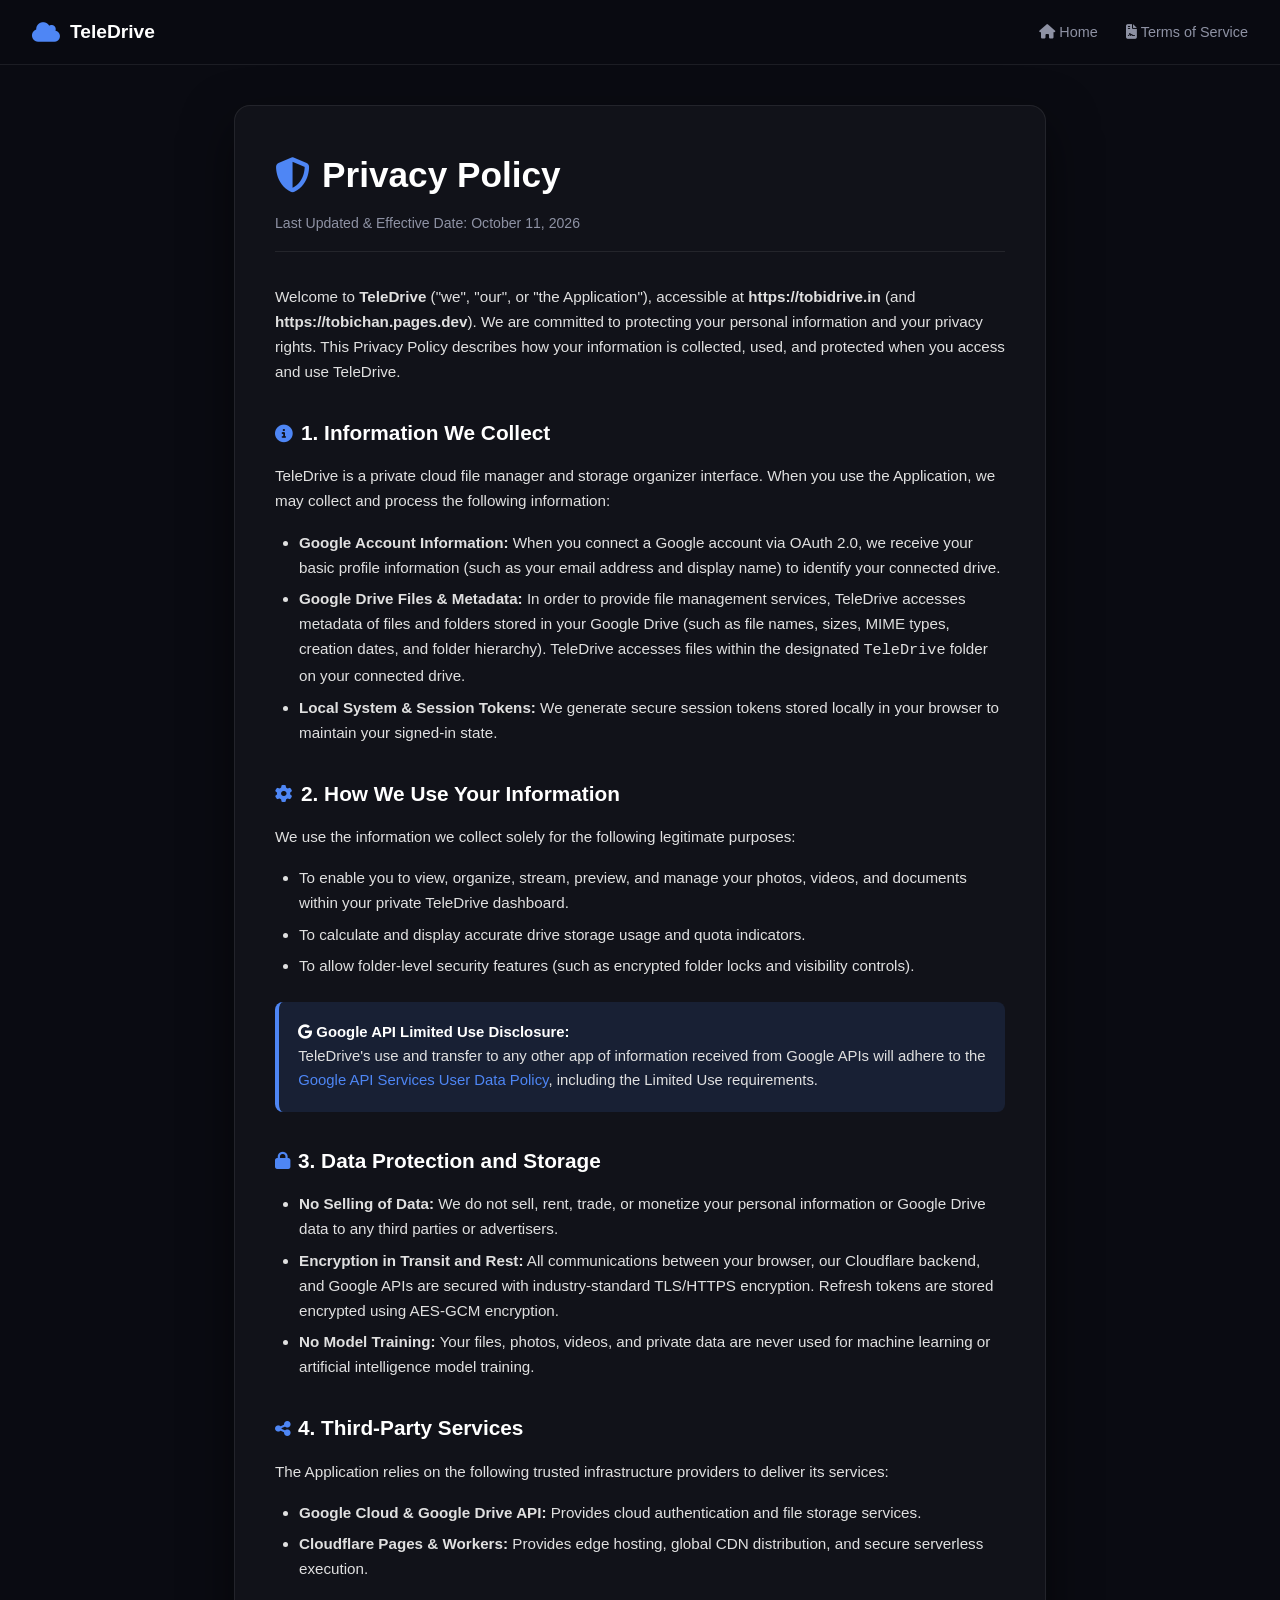
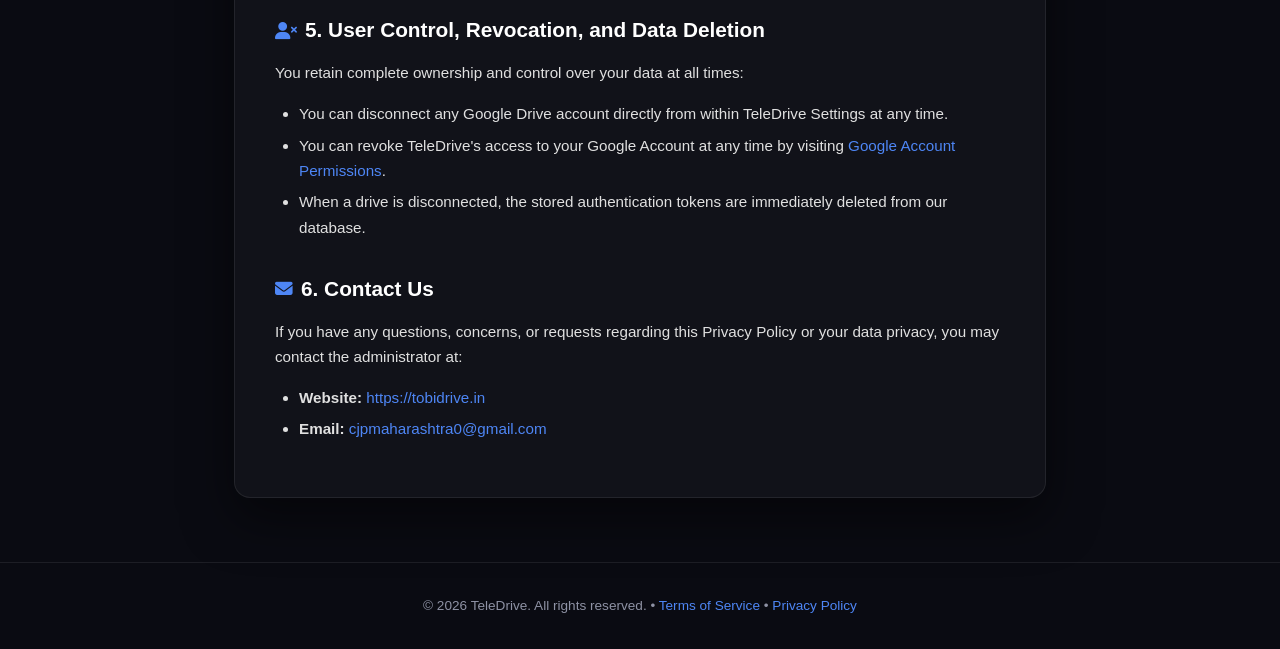
<file: privacy/index.html>
<!DOCTYPE html>
<html lang="en">
<head>
  <meta charset="UTF-8">
  <meta name="viewport" content="width=device-width, initial-scale=1.0">
  <title>Privacy Policy - TeleDrive</title>
  <link rel="icon" type="image/svg+xml" href="/favicon.svg?v=obito">
  <link rel="stylesheet" href="https://cdnjs.cloudflare.com/ajax/libs/font-awesome/6.5.0/css/all.min.css">
  <style>
    :root {
      --bg: #0a0b12;
      --card-bg: rgba(255, 255, 255, 0.03);
      --border: rgba(255, 255, 255, 0.08);
      --primary: #4e86f5;
      --text: #e0e0e0;
      --text-muted: #8e92a4;
      --accent-callout: rgba(78, 134, 245, 0.12);
    }
    * { box-sizing: border-box; margin: 0; padding: 0; }
    body {
      background: var(--bg);
      color: var(--text);
      font-family: -apple-system, BlinkMacSystemFont, "Segoe UI", Roboto, Helvetica, Arial, sans-serif;
      line-height: 1.65;
      padding: 0;
      min-height: 100vh;
    }
    header {
      background: rgba(10, 11, 18, 0.85);
      backdrop-filter: blur(12px);
      border-bottom: 1px solid var(--border);
      padding: 1rem 2rem;
      position: sticky;
      top: 0;
      z-index: 100;
      display: flex;
      justify-content: space-between;
      align-items: center;
    }
    .logo {
      display: flex;
      align-items: center;
      gap: 10px;
      color: #fff;
      text-decoration: none;
      font-weight: 700;
      font-size: 1.2rem;
    }
    .logo i { color: var(--primary); font-size: 1.4rem; }
    .nav-links a {
      color: var(--text-muted);
      text-decoration: none;
      margin-left: 1.5rem;
      font-size: 0.9rem;
      transition: color 0.2s;
    }
    .nav-links a:hover { color: #fff; }
    .container {
      max-width: 860px;
      margin: 2.5rem auto 4rem;
      padding: 0 1.5rem;
    }
    .doc-card {
      background: var(--card-bg);
      border: 1px solid var(--border);
      border-radius: 16px;
      padding: 2.5rem;
      box-shadow: 0 20px 50px rgba(0,0,0,0.5);
    }
    h1 {
      font-size: 2.2rem;
      color: #fff;
      margin-bottom: 0.5rem;
      display: flex;
      align-items: center;
      gap: 12px;
    }
    .effective-date {
      color: var(--text-muted);
      font-size: 0.88rem;
      margin-bottom: 2rem;
      border-bottom: 1px solid var(--border);
      padding-bottom: 1rem;
    }
    h2 {
      font-size: 1.3rem;
      color: #fff;
      margin: 2rem 0 0.8rem;
      display: flex;
      align-items: center;
      gap: 8px;
    }
    h2 i { color: var(--primary); font-size: 1.1rem; }
    p, ul {
      margin-bottom: 1rem;
      color: var(--text);
      font-size: 0.95rem;
    }
    ul { padding-left: 1.5rem; }
    li { margin-bottom: 0.4rem; }
    .callout {
      background: var(--accent-callout);
      border-left: 4px solid var(--primary);
      border-radius: 8px;
      padding: 1.2rem;
      margin: 1.5rem 0;
      font-size: 0.93rem;
      line-height: 1.6;
    }
    .callout strong { color: #fff; }
    a { color: var(--primary); text-decoration: none; }
    a:hover { text-decoration: underline; }
    footer {
      text-align: center;
      padding: 2rem;
      color: var(--text-muted);
      font-size: 0.85rem;
      border-top: 1px solid var(--border);
    }
  </style>
</head>
<body>

<header>
  <a href="/" class="logo">
    <i class="fas fa-cloud"></i>
    <span>TeleDrive</span>
  </a>
  <div class="nav-links">
    <a href="/"><i class="fas fa-house"></i> Home</a>
    <a href="/terms"><i class="fas fa-file-contract"></i> Terms of Service</a>
  </div>
</header>

<div class="container">
  <div class="doc-card">
    <h1><i class="fas fa-shield-halved" style="color:var(--primary)"></i> Privacy Policy</h1>
    <div class="effective-date">Last Updated & Effective Date: October 11, 2026</div>

    <p>Welcome to <strong>TeleDrive</strong> ("we", "our", or "the Application"), accessible at <strong>https://tobidrive.in</strong> (and <strong>https://tobichan.pages.dev</strong>). We are committed to protecting your personal information and your privacy rights. This Privacy Policy describes how your information is collected, used, and protected when you access and use TeleDrive.</p>

    <h2><i class="fas fa-info-circle"></i> 1. Information We Collect</h2>
    <p>TeleDrive is a private cloud file manager and storage organizer interface. When you use the Application, we may collect and process the following information:</p>
    <ul>
      <li><strong>Google Account Information:</strong> When you connect a Google account via OAuth 2.0, we receive your basic profile information (such as your email address and display name) to identify your connected drive.</li>
      <li><strong>Google Drive Files & Metadata:</strong> In order to provide file management services, TeleDrive accesses metadata of files and folders stored in your Google Drive (such as file names, sizes, MIME types, creation dates, and folder hierarchy). TeleDrive accesses files within the designated <code>TeleDrive</code> folder on your connected drive.</li>
      <li><strong>Local System & Session Tokens:</strong> We generate secure session tokens stored locally in your browser to maintain your signed-in state.</li>
    </ul>

    <h2><i class="fas fa-gear"></i> 2. How We Use Your Information</h2>
    <p>We use the information we collect solely for the following legitimate purposes:</p>
    <ul>
      <li>To enable you to view, organize, stream, preview, and manage your photos, videos, and documents within your private TeleDrive dashboard.</li>
      <li>To calculate and display accurate drive storage usage and quota indicators.</li>
      <li>To allow folder-level security features (such as encrypted folder locks and visibility controls).</li>
    </ul>

    <div class="callout">
      <strong><i class="fab fa-google"></i> Google API Limited Use Disclosure:</strong><br>
      TeleDrive's use and transfer to any other app of information received from Google APIs will adhere to the <a href="https://developers.google.com/terms/api-services-user-data-policy" target="_blank" rel="noopener">Google API Services User Data Policy</a>, including the Limited Use requirements.
    </div>

    <h2><i class="fas fa-lock"></i> 3. Data Protection and Storage</h2>
    <ul>
      <li><strong>No Selling of Data:</strong> We do not sell, rent, trade, or monetize your personal information or Google Drive data to any third parties or advertisers.</li>
      <li><strong>Encryption in Transit and Rest:</strong> All communications between your browser, our Cloudflare backend, and Google APIs are secured with industry-standard TLS/HTTPS encryption. Refresh tokens are stored encrypted using AES-GCM encryption.</li>
      <li><strong>No Model Training:</strong> Your files, photos, videos, and private data are never used for machine learning or artificial intelligence model training.</li>
    </ul>

    <h2><i class="fas fa-share-nodes"></i> 4. Third-Party Services</h2>
    <p>The Application relies on the following trusted infrastructure providers to deliver its services:</p>
    <ul>
      <li><strong>Google Cloud & Google Drive API:</strong> Provides cloud authentication and file storage services.</li>
      <li><strong>Cloudflare Pages & Workers:</strong> Provides edge hosting, global CDN distribution, and secure serverless execution.</li>
    </ul>

    <h2><i class="fas fa-user-xmark"></i> 5. User Control, Revocation, and Data Deletion</h2>
    <p>You retain complete ownership and control over your data at all times:</p>
    <ul>
      <li>You can disconnect any Google Drive account directly from within TeleDrive Settings at any time.</li>
      <li>You can revoke TeleDrive's access to your Google Account at any time by visiting <a href="https://myaccount.google.com/permissions" target="_blank" rel="noopener">Google Account Permissions</a>.</li>
      <li>When a drive is disconnected, the stored authentication tokens are immediately deleted from our database.</li>
    </ul>

    <h2><i class="fas fa-envelope"></i> 6. Contact Us</h2>
    <p>If you have any questions, concerns, or requests regarding this Privacy Policy or your data privacy, you may contact the administrator at:</p>
    <ul>
      <li><strong>Website:</strong> <a href="https://tobidrive.in">https://tobidrive.in</a></li>
      <li><strong>Email:</strong> <a href="mailto:cjpmaharashtra0@gmail.com">cjpmaharashtra0@gmail.com</a></li>
    </ul>
  </div>
</div>

<footer>
  &copy; 2026 TeleDrive. All rights reserved. &bull; <a href="/terms">Terms of Service</a> &bull; <a href="/privacy">Privacy Policy</a>
</footer>

</body>
</html>
</file>
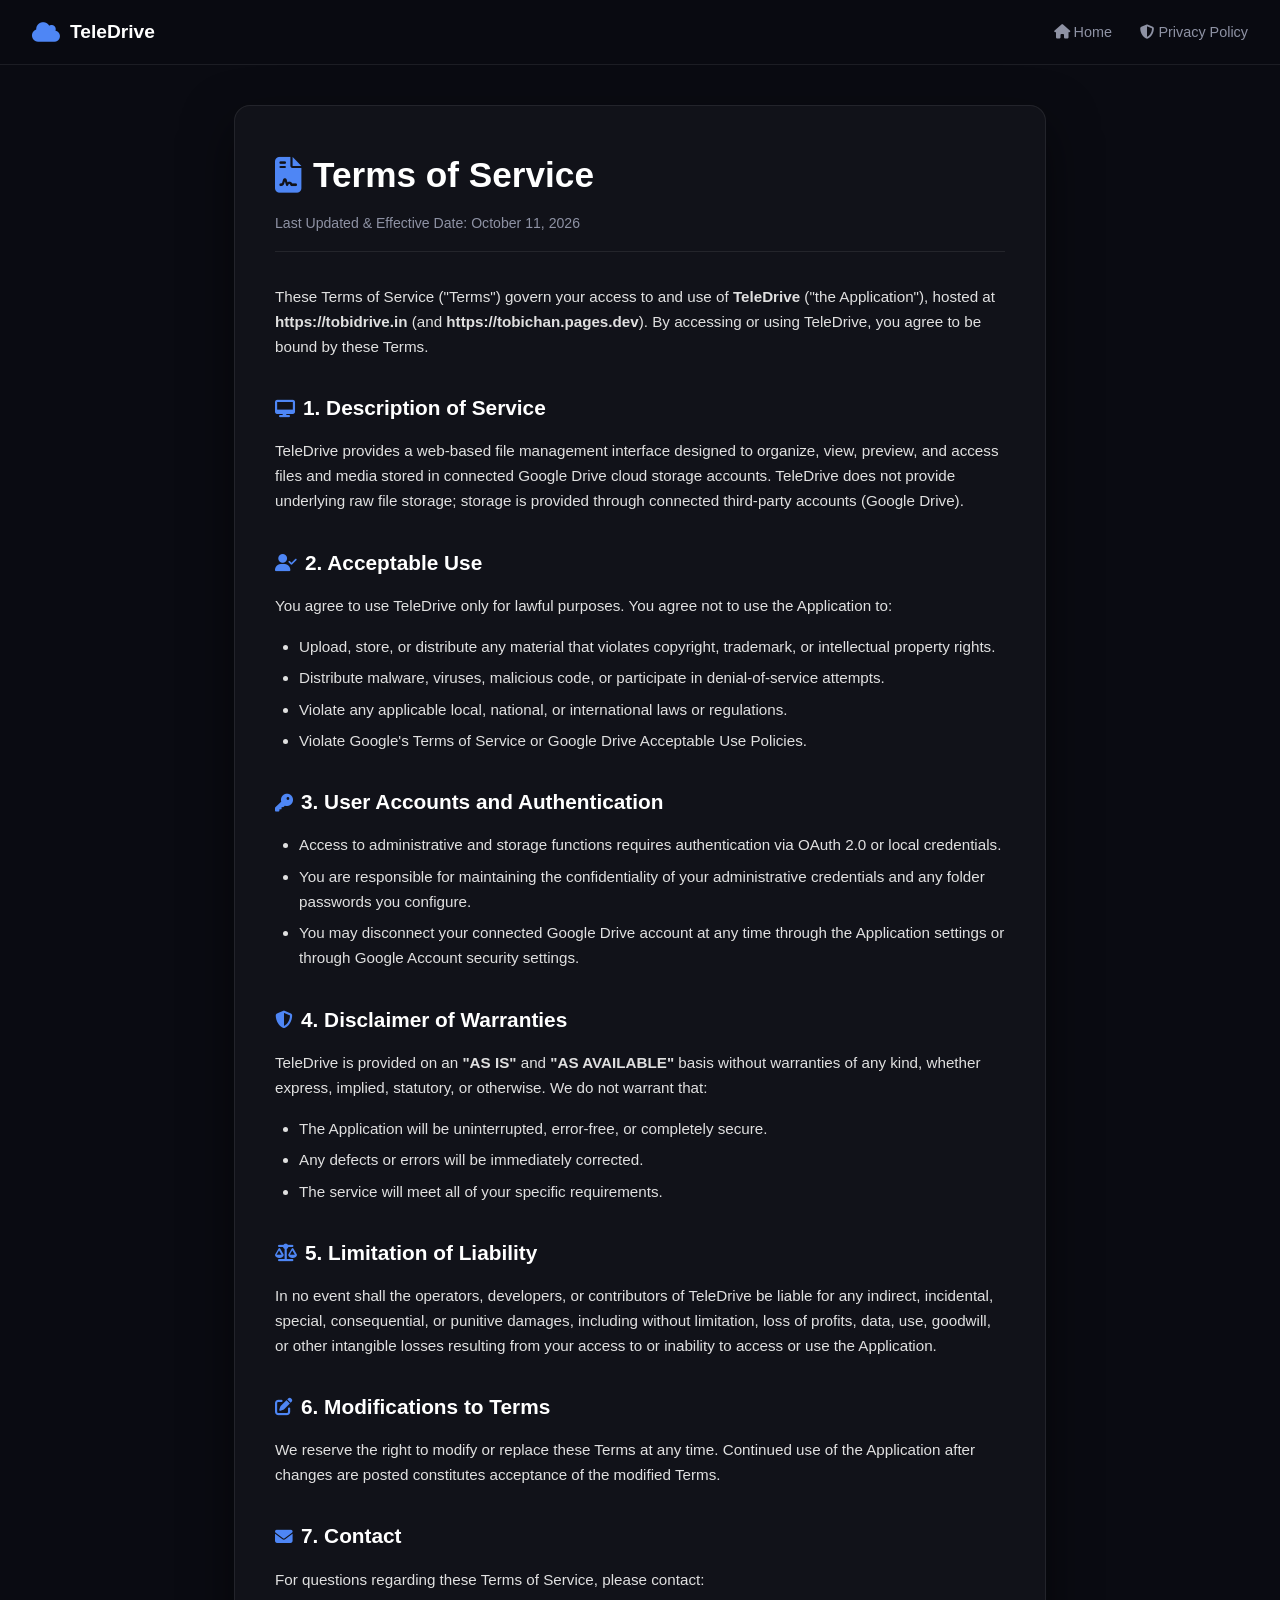
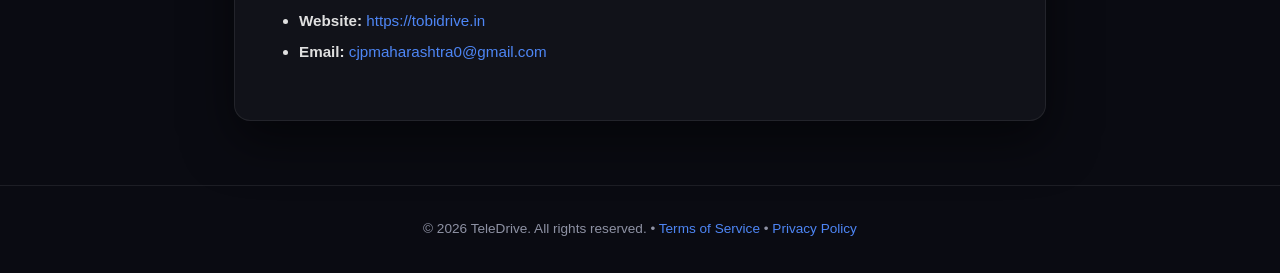
<file: terms/index.html>
<!DOCTYPE html>
<html lang="en">
<head>
  <meta charset="UTF-8">
  <meta name="viewport" content="width=device-width, initial-scale=1.0">
  <title>Terms of Service - TeleDrive</title>
  <link rel="icon" type="image/svg+xml" href="/favicon.svg?v=obito">
  <link rel="stylesheet" href="https://cdnjs.cloudflare.com/ajax/libs/font-awesome/6.5.0/css/all.min.css">
  <style>
    :root {
      --bg: #0a0b12;
      --card-bg: rgba(255, 255, 255, 0.03);
      --border: rgba(255, 255, 255, 0.08);
      --primary: #4e86f5;
      --text: #e0e0e0;
      --text-muted: #8e92a4;
      --accent-callout: rgba(78, 134, 245, 0.12);
    }
    * { box-sizing: border-box; margin: 0; padding: 0; }
    body {
      background: var(--bg);
      color: var(--text);
      font-family: -apple-system, BlinkMacSystemFont, "Segoe UI", Roboto, Helvetica, Arial, sans-serif;
      line-height: 1.65;
      padding: 0;
      min-height: 100vh;
    }
    header {
      background: rgba(10, 11, 18, 0.85);
      backdrop-filter: blur(12px);
      border-bottom: 1px solid var(--border);
      padding: 1rem 2rem;
      position: sticky;
      top: 0;
      z-index: 100;
      display: flex;
      justify-content: space-between;
      align-items: center;
    }
    .logo {
      display: flex;
      align-items: center;
      gap: 10px;
      color: #fff;
      text-decoration: none;
      font-weight: 700;
      font-size: 1.2rem;
    }
    .logo i { color: var(--primary); font-size: 1.4rem; }
    .nav-links a {
      color: var(--text-muted);
      text-decoration: none;
      margin-left: 1.5rem;
      font-size: 0.9rem;
      transition: color 0.2s;
    }
    .nav-links a:hover { color: #fff; }
    .container {
      max-width: 860px;
      margin: 2.5rem auto 4rem;
      padding: 0 1.5rem;
    }
    .doc-card {
      background: var(--card-bg);
      border: 1px solid var(--border);
      border-radius: 16px;
      padding: 2.5rem;
      box-shadow: 0 20px 50px rgba(0,0,0,0.5);
    }
    h1 {
      font-size: 2.2rem;
      color: #fff;
      margin-bottom: 0.5rem;
      display: flex;
      align-items: center;
      gap: 12px;
    }
    .effective-date {
      color: var(--text-muted);
      font-size: 0.88rem;
      margin-bottom: 2rem;
      border-bottom: 1px solid var(--border);
      padding-bottom: 1rem;
    }
    h2 {
      font-size: 1.3rem;
      color: #fff;
      margin: 2rem 0 0.8rem;
      display: flex;
      align-items: center;
      gap: 8px;
    }
    h2 i { color: var(--primary); font-size: 1.1rem; }
    p, ul {
      margin-bottom: 1rem;
      color: var(--text);
      font-size: 0.95rem;
    }
    ul { padding-left: 1.5rem; }
    li { margin-bottom: 0.4rem; }
    a { color: var(--primary); text-decoration: none; }
    a:hover { text-decoration: underline; }
    footer {
      text-align: center;
      padding: 2rem;
      color: var(--text-muted);
      font-size: 0.85rem;
      border-top: 1px solid var(--border);
    }
  </style>
</head>
<body>

<header>
  <a href="/" class="logo">
    <i class="fas fa-cloud"></i>
    <span>TeleDrive</span>
  </a>
  <div class="nav-links">
    <a href="/"><i class="fas fa-house"></i> Home</a>
    <a href="/privacy"><i class="fas fa-shield-halved"></i> Privacy Policy</a>
  </div>
</header>

<div class="container">
  <div class="doc-card">
    <h1><i class="fas fa-file-contract" style="color:var(--primary)"></i> Terms of Service</h1>
    <div class="effective-date">Last Updated & Effective Date: October 11, 2026</div>

    <p>These Terms of Service ("Terms") govern your access to and use of <strong>TeleDrive</strong> ("the Application"), hosted at <strong>https://tobidrive.in</strong> (and <strong>https://tobichan.pages.dev</strong>). By accessing or using TeleDrive, you agree to be bound by these Terms.</p>

    <h2><i class="fas fa-desktop"></i> 1. Description of Service</h2>
    <p>TeleDrive provides a web-based file management interface designed to organize, view, preview, and access files and media stored in connected Google Drive cloud storage accounts. TeleDrive does not provide underlying raw file storage; storage is provided through connected third-party accounts (Google Drive).</p>

    <h2><i class="fas fa-user-check"></i> 2. Acceptable Use</h2>
    <p>You agree to use TeleDrive only for lawful purposes. You agree not to use the Application to:</p>
    <ul>
      <li>Upload, store, or distribute any material that violates copyright, trademark, or intellectual property rights.</li>
      <li>Distribute malware, viruses, malicious code, or participate in denial-of-service attempts.</li>
      <li>Violate any applicable local, national, or international laws or regulations.</li>
      <li>Violate Google's Terms of Service or Google Drive Acceptable Use Policies.</li>
    </ul>

    <h2><i class="fas fa-key"></i> 3. User Accounts and Authentication</h2>
    <ul>
      <li>Access to administrative and storage functions requires authentication via OAuth 2.0 or local credentials.</li>
      <li>You are responsible for maintaining the confidentiality of your administrative credentials and any folder passwords you configure.</li>
      <li>You may disconnect your connected Google Drive account at any time through the Application settings or through Google Account security settings.</li>
    </ul>

    <h2><i class="fas fa-shield-halved"></i> 4. Disclaimer of Warranties</h2>
    <p>TeleDrive is provided on an <strong>"AS IS"</strong> and <strong>"AS AVAILABLE"</strong> basis without warranties of any kind, whether express, implied, statutory, or otherwise. We do not warrant that:</p>
    <ul>
      <li>The Application will be uninterrupted, error-free, or completely secure.</li>
      <li>Any defects or errors will be immediately corrected.</li>
      <li>The service will meet all of your specific requirements.</li>
    </ul>

    <h2><i class="fas fa-scale-balanced"></i> 5. Limitation of Liability</h2>
    <p>In no event shall the operators, developers, or contributors of TeleDrive be liable for any indirect, incidental, special, consequential, or punitive damages, including without limitation, loss of profits, data, use, goodwill, or other intangible losses resulting from your access to or inability to access or use the Application.</p>

    <h2><i class="fas fa-pen-to-square"></i> 6. Modifications to Terms</h2>
    <p>We reserve the right to modify or replace these Terms at any time. Continued use of the Application after changes are posted constitutes acceptance of the modified Terms.</p>

    <h2><i class="fas fa-envelope"></i> 7. Contact</h2>
    <p>For questions regarding these Terms of Service, please contact:</p>
    <ul>
      <li><strong>Website:</strong> <a href="https://tobidrive.in">https://tobidrive.in</a></li>
      <li><strong>Email:</strong> <a href="mailto:cjpmaharashtra0@gmail.com">cjpmaharashtra0@gmail.com</a></li>
    </ul>
  </div>
</div>

<footer>
  &copy; 2026 TeleDrive. All rights reserved. &bull; <a href="/terms">Terms of Service</a> &bull; <a href="/privacy">Privacy Policy</a>
</footer>

</body>
</html>
</file>
